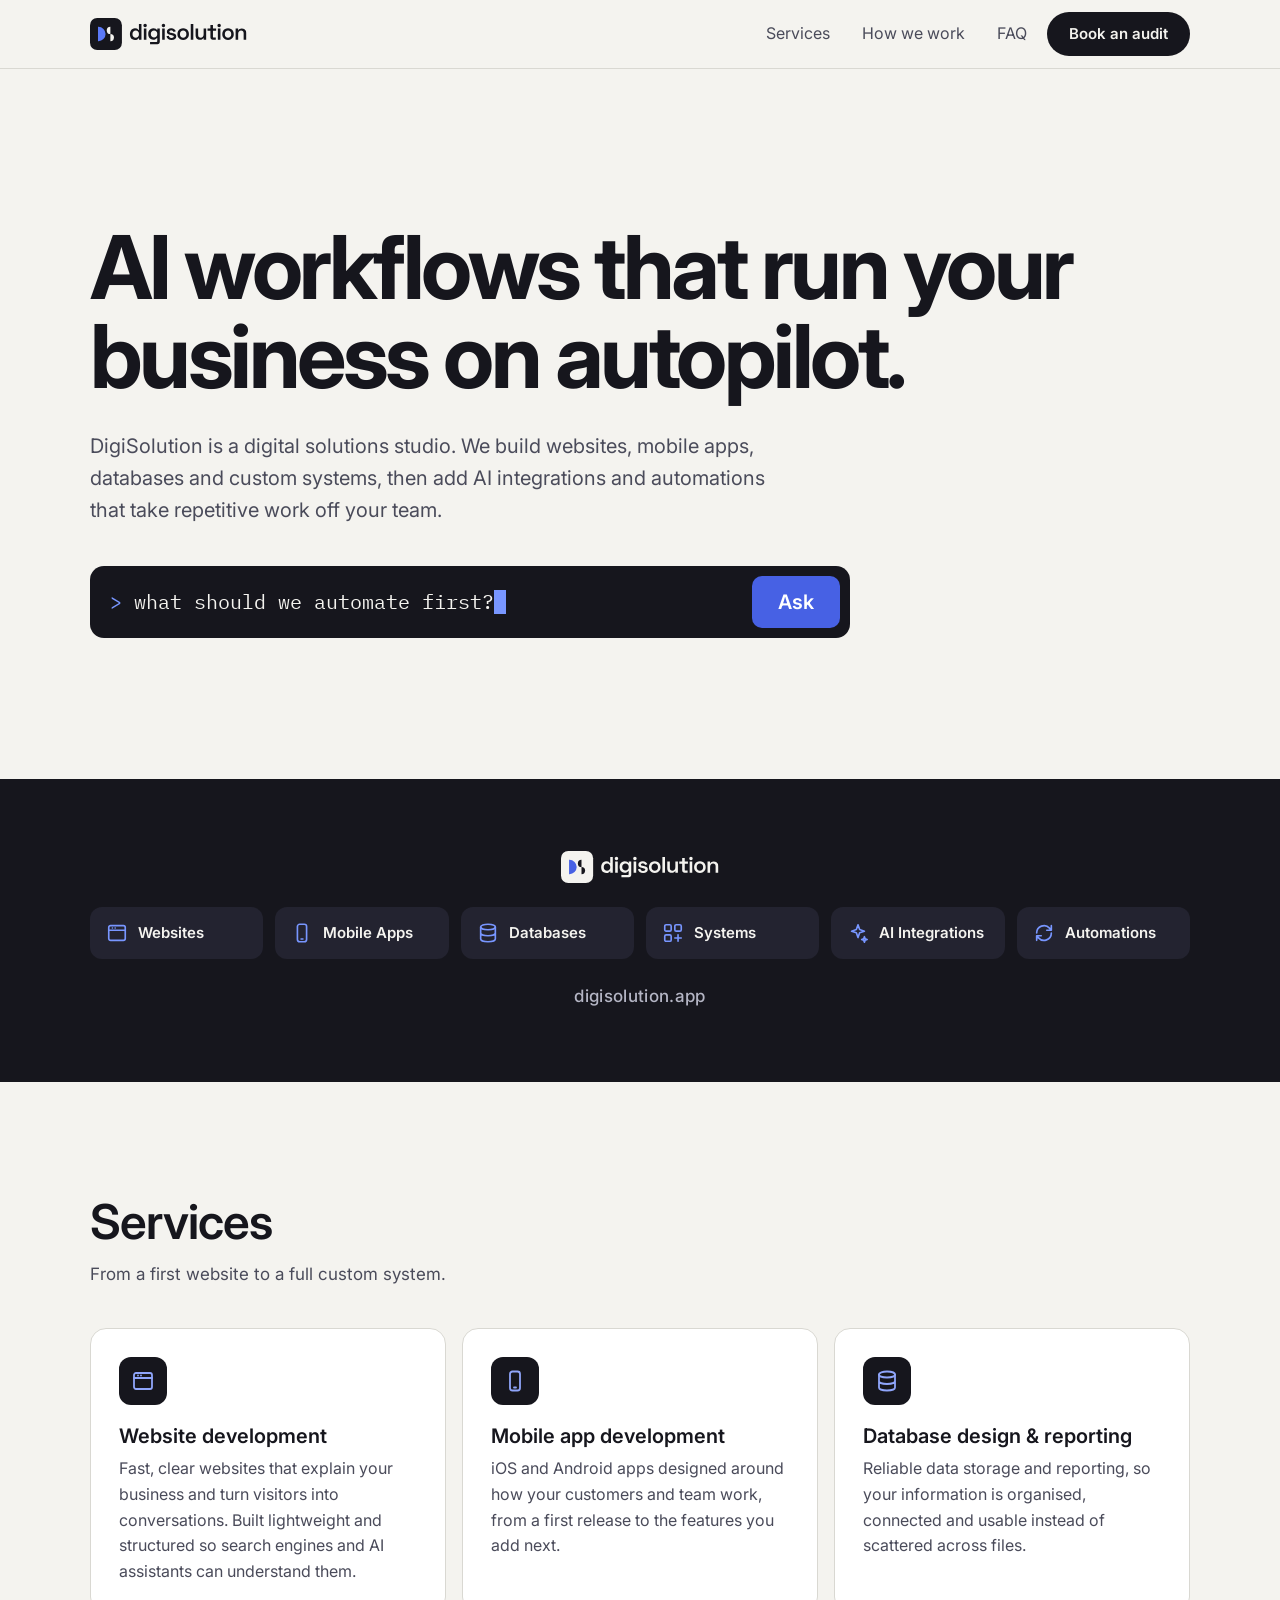
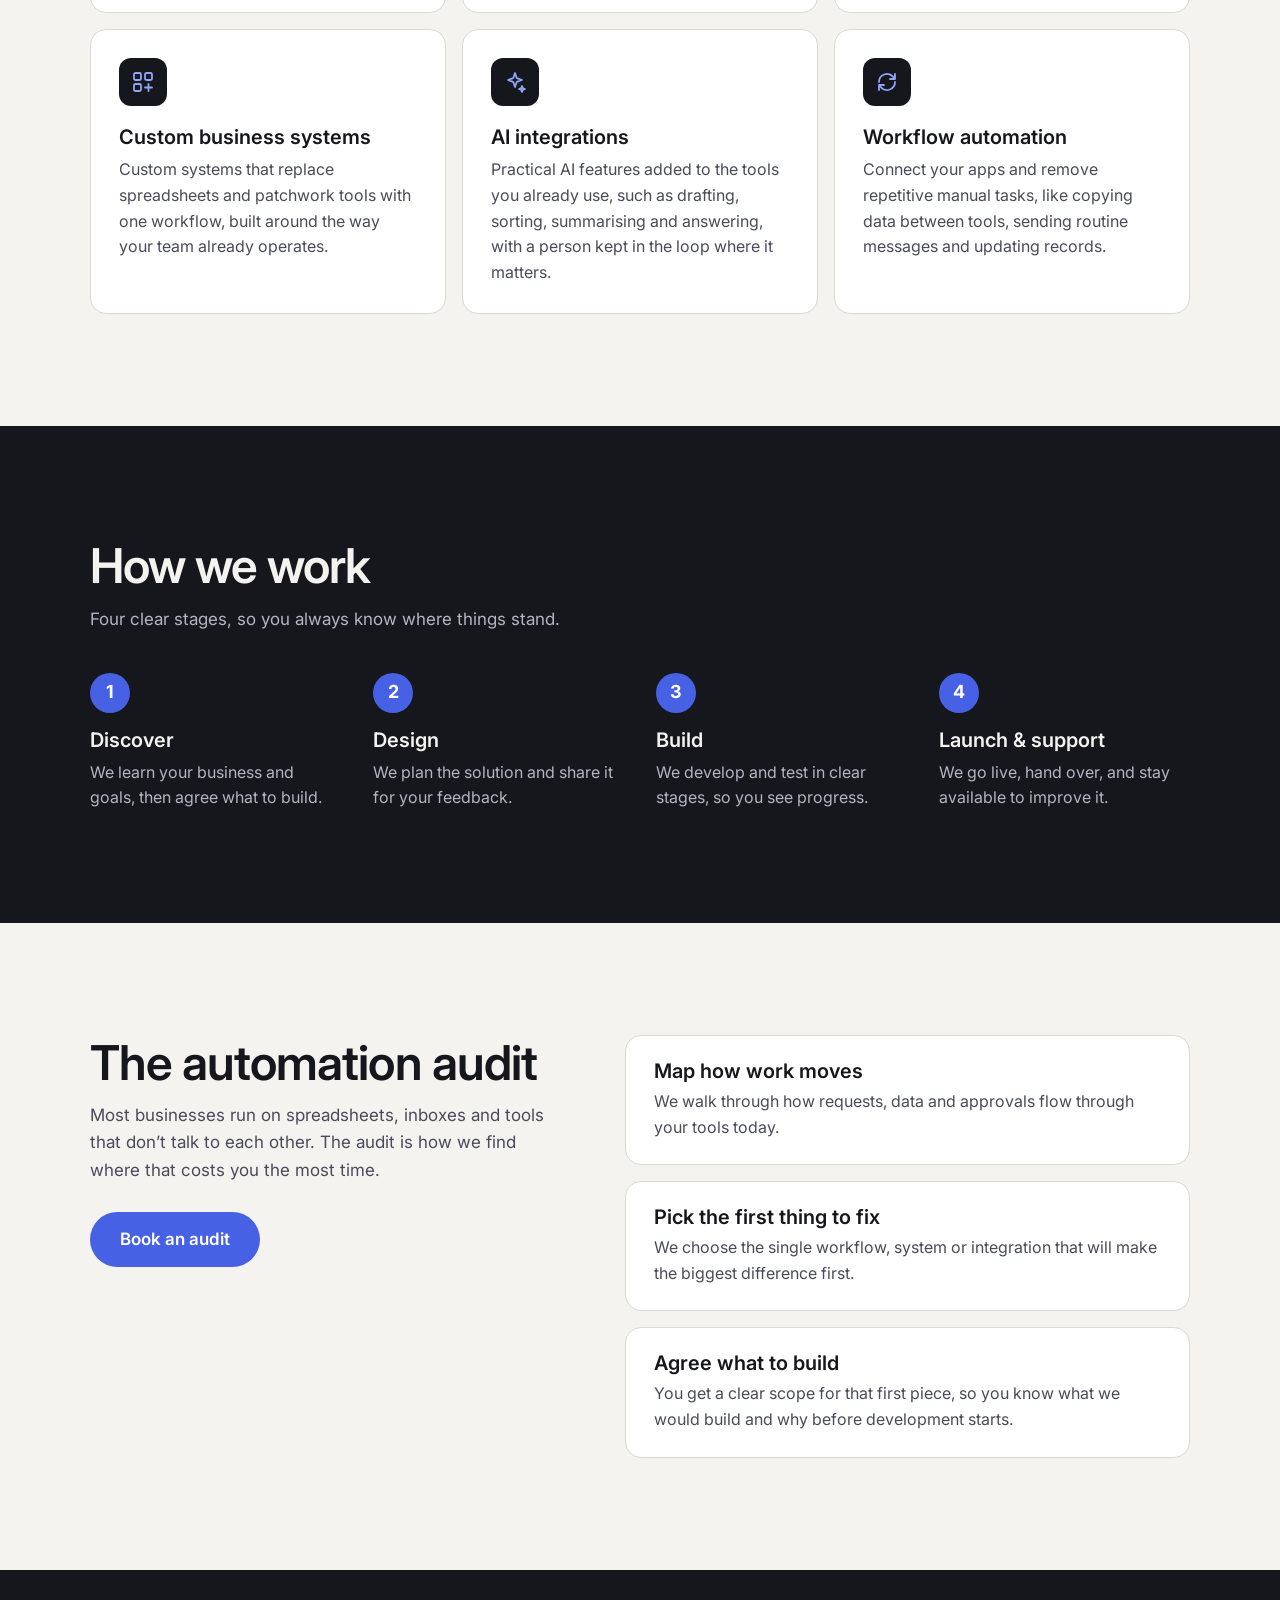
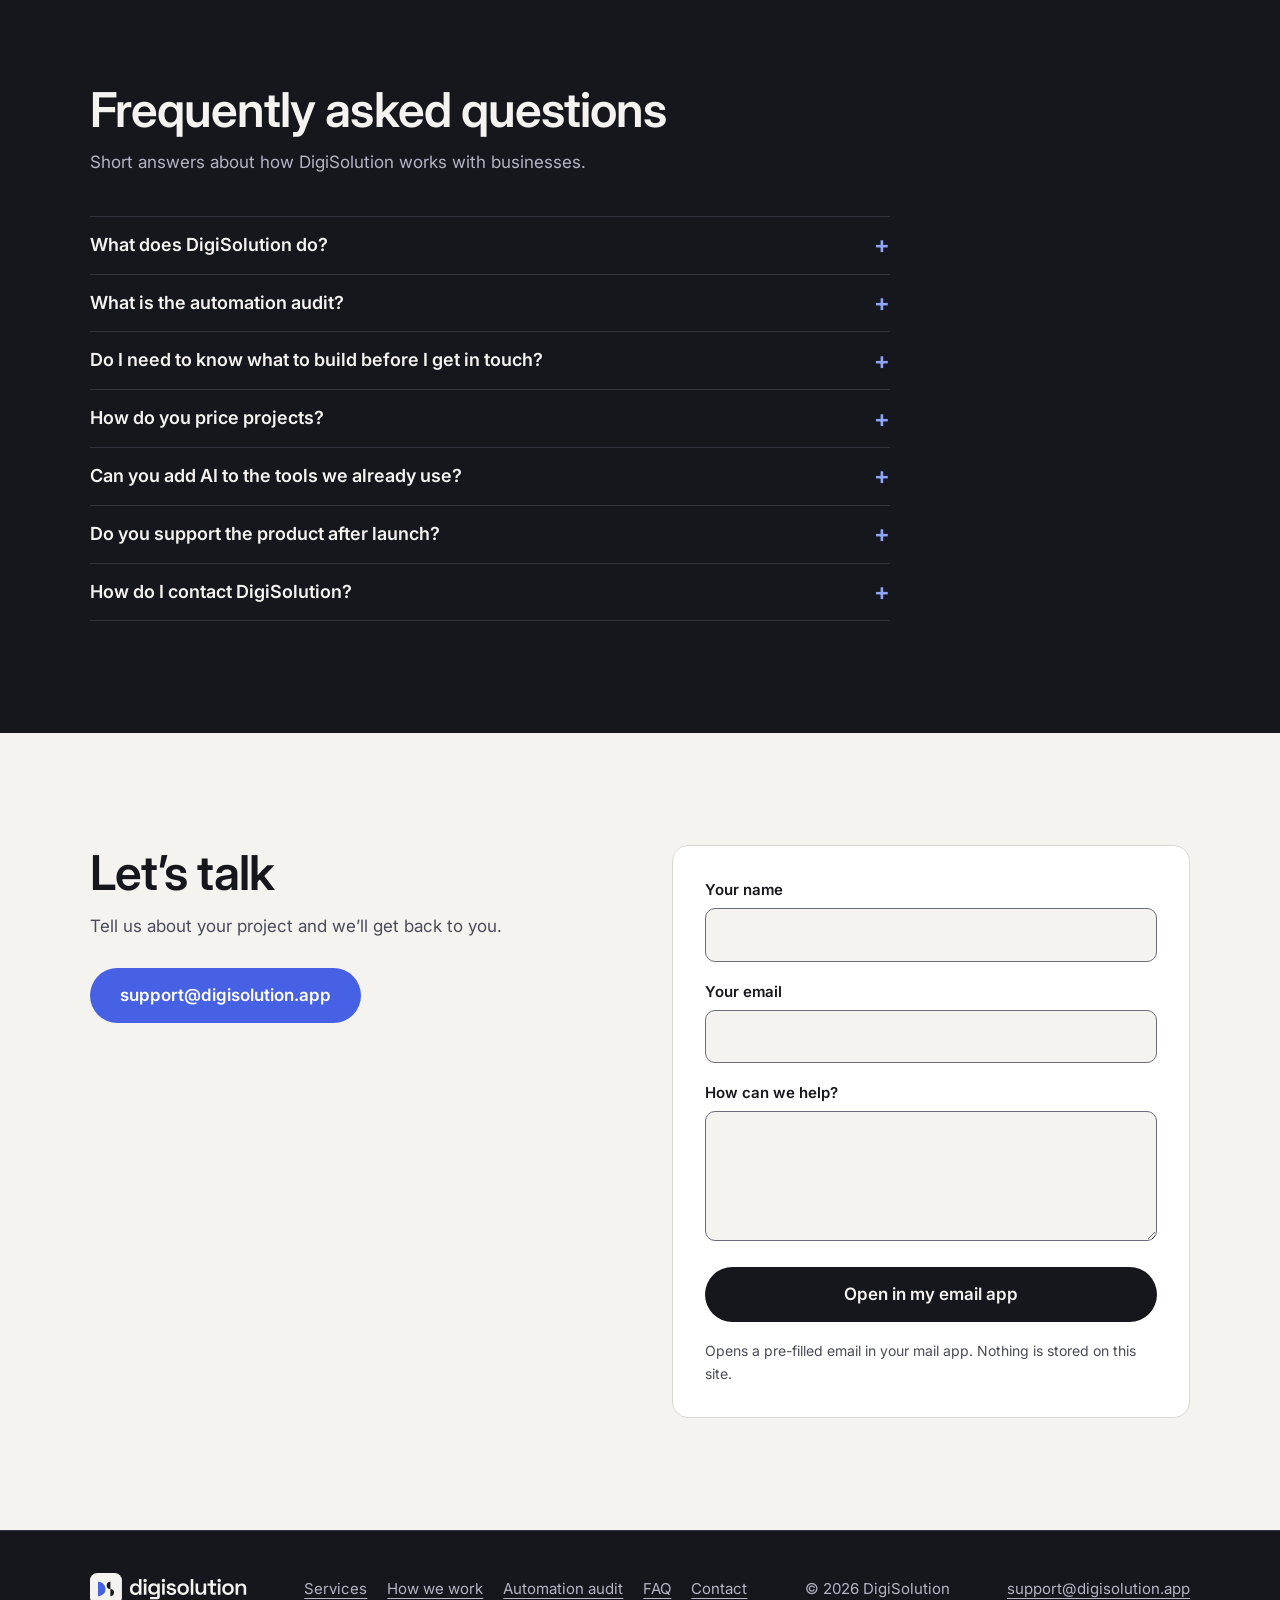
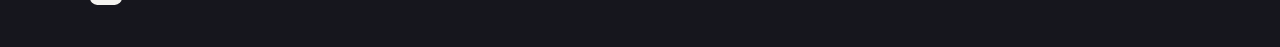
<file: index.html>
<!doctype html>
<html lang="en">
<head>
<meta charset="utf-8">
<meta name="viewport" content="width=device-width, initial-scale=1">
<title>DigiSolution | AI Automation, Websites &amp; Custom Software</title>
<meta name="description" content="DigiSolution builds websites, mobile apps, databases and custom systems, then adds AI integrations and automations that remove repetitive work for your team.">
<meta name="robots" content="index, follow, max-image-preview:large">
<link rel="canonical" href="https://digisolution.app/">
<meta name="theme-color" content="#16161D">
<link rel="icon" href="favicon.svg" type="image/svg+xml">
<link rel="icon" href="assets/icons/favicon-48.png" type="image/png" sizes="48x48">
<link rel="apple-touch-icon" href="assets/icons/apple-touch-icon.png">
<meta property="og:type" content="website">
<meta property="og:locale" content="en_US">
<meta property="og:site_name" content="DigiSolution">
<meta property="og:title" content="DigiSolution | AI automation, websites and custom software">
<meta property="og:description" content="Websites, mobile apps, databases, custom systems, AI integrations and automations for businesses.">
<meta property="og:url" content="https://digisolution.app/">
<meta property="og:image" content="https://digisolution.app/assets/og-image.png">
<meta property="og:image:width" content="1200">
<meta property="og:image:height" content="630">
<meta property="og:image:alt" content="DigiSolution: AI workflows that run your business on autopilot">
<meta name="twitter:card" content="summary_large_image">
<meta name="twitter:title" content="DigiSolution | AI automation, websites and custom software">
<meta name="twitter:description" content="Websites, mobile apps, databases, custom systems, AI integrations and automations for businesses.">
<meta name="twitter:image" content="https://digisolution.app/assets/og-image.png">
<meta name="twitter:image:alt" content="DigiSolution: AI workflows that run your business on autopilot">
<link rel="preconnect" href="https://fonts.googleapis.com">
<link rel="preconnect" href="https://fonts.gstatic.com" crossorigin>
<link rel="stylesheet" href="https://fonts.googleapis.com/css2?family=IBM+Plex+Mono:wght@400&family=Inter:wght@400;500;600;700&display=swap">
<link rel="stylesheet" href="assets/css/style.css">
<script type="application/ld+json">
{
  "@context": "https://schema.org",
  "@graph": [
    {
      "@type": "Organization",
      "@id": "https://digisolution.app/#organization",
      "name": "DigiSolution",
      "url": "https://digisolution.app/",
      "logo": {"@type": "ImageObject", "url": "https://digisolution.app/assets/logos/digisolution-symbol.svg", "width": 512, "height": 512},
      "image": "https://digisolution.app/assets/og-image.png",
      "email": "support@digisolution.app",
      "description": "DigiSolution builds websites, mobile apps, databases, custom systems, AI integrations and automations for businesses.",
      "contactPoint": {"@type": "ContactPoint", "contactType": "customer support", "email": "support@digisolution.app", "availableLanguage": "English"}
    },
    {
      "@type": "WebSite",
      "@id": "https://digisolution.app/#website",
      "url": "https://digisolution.app/",
      "name": "DigiSolution",
      "inLanguage": "en",
      "publisher": {"@id": "https://digisolution.app/#organization"}
    },
    {
      "@type": "WebPage",
      "@id": "https://digisolution.app/#webpage",
      "url": "https://digisolution.app/",
      "name": "DigiSolution | AI Automation, Websites & Custom Software",
      "isPartOf": {"@id": "https://digisolution.app/#website"},
      "about": {"@id": "https://digisolution.app/#organization"},
      "primaryImageOfPage": {"@type": "ImageObject", "url": "https://digisolution.app/assets/og-image.png", "width": 1200, "height": 630},
      "inLanguage": "en"
    },
    {
      "@type": "ProfessionalService",
      "@id": "https://digisolution.app/#service",
      "name": "DigiSolution",
      "url": "https://digisolution.app/",
      "image": "https://digisolution.app/assets/og-image.png",
      "email": "support@digisolution.app",
      "parent": {"@id": "https://digisolution.app/#organization"},
      "areaServed": "Worldwide",
      "serviceType": ["Website development", "Mobile app development", "Database design", "Custom business systems", "AI integration", "Workflow automation"],
      "hasOfferCatalog": {
        "@type": "OfferCatalog",
        "name": "DigiSolution services",
        "itemListElement": [
          {"@type": "Offer", "itemOffered": {"@type": "Service", "name": "Website development", "description": "Fast, clear websites that explain your business and turn visitors into conversations."}},
          {"@type": "Offer", "itemOffered": {"@type": "Service", "name": "Mobile app development", "description": "iOS and Android apps designed around how your customers and team work."}},
          {"@type": "Offer", "itemOffered": {"@type": "Service", "name": "Database design and reporting", "description": "Reliable data storage and reporting so your information is organised and usable."}},
          {"@type": "Offer", "itemOffered": {"@type": "Service", "name": "Custom business systems", "description": "Custom systems that replace spreadsheets and patchwork tools with one workflow."}},
          {"@type": "Offer", "itemOffered": {"@type": "Service", "name": "AI integrations", "description": "Practical AI features added to the tools you already use."}},
          {"@type": "Offer", "itemOffered": {"@type": "Service", "name": "Workflow automation", "description": "Connect your apps and remove repetitive manual tasks."}}
        ]
      }
    },
    {
      "@type": "FAQPage",
      "@id": "https://digisolution.app/#faq",
      "mainEntity": [
        {"@type": "Question", "name": "What does DigiSolution do?", "acceptedAnswer": {"@type": "Answer", "text": "We build websites, mobile apps, databases and custom business systems, and add AI integrations and automations that remove repetitive manual work."}},
        {"@type": "Question", "name": "What is the automation audit?", "acceptedAnswer": {"@type": "Answer", "text": "The audit is a first conversation about your business. We look at how work moves through your tools today and identify the best first thing to automate or build, so you know what we would do first and why."}},
        {"@type": "Question", "name": "Do I need to know what to build before I get in touch?", "acceptedAnswer": {"@type": "Answer", "text": "No. Many projects start with a problem such as too many spreadsheets or too much copy-pasting between tools. In the Discover stage we work out the right solution with you and agree what to build."}},
        {"@type": "Question", "name": "How do you price projects?", "acceptedAnswer": {"@type": "Answer", "text": "Every project is scoped individually. We agree what to build during Discover, so the scope is clear before development starts."}},
        {"@type": "Question", "name": "Can you add AI to the tools we already use?", "acceptedAnswer": {"@type": "Answer", "text": "Yes. AI integrations are added to your existing tools and workflows rather than replacing them, so your team keeps working in a familiar way wherever that makes sense."}},
        {"@type": "Question", "name": "Do you support the product after launch?", "acceptedAnswer": {"@type": "Answer", "text": "Yes. After launch we hand over and stay available to improve and extend what we built."}},
        {"@type": "Question", "name": "How do I contact DigiSolution?", "acceptedAnswer": {"@type": "Answer", "text": "Email support@digisolution.app or use the contact form below and tell us about your project."}}
      ]
    }
  ]
}
</script>
</head>
<body>
<a class="skip" href="#main">Skip to content</a>
<header class="site-header t-paper">
  <div class="wrap nav">
    <a class="brand" href="#top" aria-label="DigiSolution home"><img src="assets/logos/digisolution-lockup.svg" alt="DigiSolution" width="157" height="32"></a>
    <nav aria-label="Main"><ul class="nav-links">
      <li><a class="nl" href="#services">Services</a></li>
      <li><a class="nl" href="#process">How we work</a></li>
      <li><a class="nl" href="#faq">FAQ</a></li>
      <li><a class="btn btn-dark btn-sm" href="#contact">Book an audit</a></li>
    </ul></nav>
  </div>
</header>
<main id="main">
  <section class="hero t-paper" id="top" aria-labelledby="hero-h">
    <div class="wrap">
      <h1 id="hero-h">AI workflows that run your business on autopilot.</h1>
      <p class="sub">DigiSolution is a digital solutions studio. We build websites, mobile apps, databases and custom systems, then add AI integrations and automations that take repetitive work off your team.</p>
      <form class="prompt" action="mailto:support@digisolution.app" method="get" id="prompt-form">
        <input type="hidden" name="subject" value="New project enquiry">
        <label class="sr" for="prompt-input">What should we automate first?</label>
        <span class="chev" aria-hidden="true">&gt;</span>
        <span class="field"><input id="prompt-input" name="body" type="text" placeholder="what should we automate first?" autocomplete="off" required><span class="cursor" aria-hidden="true"></span></span>
        <button class="btn btn-ask" type="submit">Ask</button>
      </form>
    </div>
  </section>

  <section class="band t-dark" aria-label="What we build">
    <div class="wrap loop" aria-hidden="true">
      <img class="loop-logo" src="assets/logos/digisolution-lockup-reversed.svg" alt="" width="157" height="32">
      <ul class="loop-tiles"><li style="--i:0"><svg aria-hidden="true" viewBox="0 0 24 24" fill="none" stroke="currentColor" stroke-width="1.8" stroke-linecap="round" stroke-linejoin="round"><rect x="3" y="4" width="18" height="16" rx="2"/><path d="M3 9h18M7 6.5h.01M10 6.5h.01"/></svg><span>Websites</span></li><li style="--i:1"><svg aria-hidden="true" viewBox="0 0 24 24" fill="none" stroke="currentColor" stroke-width="1.8" stroke-linecap="round" stroke-linejoin="round"><rect x="7" y="2.5" width="10" height="19" rx="2.5"/><path d="M11 18.5h2"/></svg><span>Mobile Apps</span></li><li style="--i:2"><svg aria-hidden="true" viewBox="0 0 24 24" fill="none" stroke="currentColor" stroke-width="1.8" stroke-linecap="round" stroke-linejoin="round"><ellipse cx="12" cy="5.5" rx="8" ry="3"/><path d="M4 5.5v13c0 1.7 3.6 3 8 3s8-1.3 8-3v-13M4 12c0 1.7 3.6 3 8 3s8-1.3 8-3"/></svg><span>Databases</span></li><li style="--i:3"><svg aria-hidden="true" viewBox="0 0 24 24" fill="none" stroke="currentColor" stroke-width="1.8" stroke-linecap="round" stroke-linejoin="round"><rect x="3" y="3" width="7" height="7" rx="1.5"/><rect x="14" y="3" width="7" height="7" rx="1.5"/><rect x="3" y="14" width="7" height="7" rx="1.5"/><path d="M14 17.5h7M17.5 14v7"/></svg><span>Systems</span></li><li style="--i:4"><svg aria-hidden="true" viewBox="0 0 24 24" fill="none" stroke="currentColor" stroke-width="1.8" stroke-linecap="round" stroke-linejoin="round"><path d="M12 3l1.8 5.2L19 10l-5.2 1.8L12 17l-1.8-5.2L5 10l5.2-1.8zM19 16l.8 2.2L22 19l-2.2.8L19 22l-.8-2.2L16 19l2.2-.8z"/></svg><span>AI Integrations</span></li><li style="--i:5"><svg aria-hidden="true" viewBox="0 0 24 24" fill="none" stroke="currentColor" stroke-width="1.8" stroke-linecap="round" stroke-linejoin="round"><path d="M4 12a8 8 0 0 1 14-5.3L20 9M20 4v5h-5M20 12a8 8 0 0 1-14 5.3L4 15M4 20v-5h5"/></svg><span>Automations</span></li></ul>
      <p class="loop-url">digisolution.app</p>
    </div>
  </section>

  <section class="t-paper" id="services" aria-labelledby="services-h">
    <div class="wrap">
      <h2 id="services-h">Services</h2>
      <p class="section-sub">From a first website to a full custom system.</p>
      <ul class="grid">
        <li class="card"><div class="icon" aria-hidden="true"><svg viewBox="0 0 24 24" fill="none" stroke="currentColor" stroke-width="1.8" stroke-linecap="round" stroke-linejoin="round"><rect x="3" y="4" width="18" height="16" rx="2"/><path d="M3 9h18M7 6.5h.01M10 6.5h.01"/></svg></div><h3>Website development</h3><p>Fast, clear websites that explain your business and turn visitors into conversations. Built lightweight and structured so search engines and AI assistants can understand them.</p></li>
        <li class="card"><div class="icon" aria-hidden="true"><svg viewBox="0 0 24 24" fill="none" stroke="currentColor" stroke-width="1.8" stroke-linecap="round" stroke-linejoin="round"><rect x="7" y="2.5" width="10" height="19" rx="2.5"/><path d="M11 18.5h2"/></svg></div><h3>Mobile app development</h3><p>iOS and Android apps designed around how your customers and team work, from a first release to the features you add next.</p></li>
        <li class="card"><div class="icon" aria-hidden="true"><svg viewBox="0 0 24 24" fill="none" stroke="currentColor" stroke-width="1.8" stroke-linecap="round" stroke-linejoin="round"><ellipse cx="12" cy="5.5" rx="8" ry="3"/><path d="M4 5.5v13c0 1.7 3.6 3 8 3s8-1.3 8-3v-13M4 12c0 1.7 3.6 3 8 3s8-1.3 8-3"/></svg></div><h3>Database design &amp; reporting</h3><p>Reliable data storage and reporting, so your information is organised, connected and usable instead of scattered across files.</p></li>
        <li class="card"><div class="icon" aria-hidden="true"><svg viewBox="0 0 24 24" fill="none" stroke="currentColor" stroke-width="1.8" stroke-linecap="round" stroke-linejoin="round"><rect x="3" y="3" width="7" height="7" rx="1.5"/><rect x="14" y="3" width="7" height="7" rx="1.5"/><rect x="3" y="14" width="7" height="7" rx="1.5"/><path d="M14 17.5h7M17.5 14v7"/></svg></div><h3>Custom business systems</h3><p>Custom systems that replace spreadsheets and patchwork tools with one workflow, built around the way your team already operates.</p></li>
        <li class="card"><div class="icon" aria-hidden="true"><svg viewBox="0 0 24 24" fill="none" stroke="currentColor" stroke-width="1.8" stroke-linecap="round" stroke-linejoin="round"><path d="M12 3l1.8 5.2L19 10l-5.2 1.8L12 17l-1.8-5.2L5 10l5.2-1.8zM19 16l.8 2.2L22 19l-2.2.8L19 22l-.8-2.2L16 19l2.2-.8z"/></svg></div><h3>AI integrations</h3><p>Practical AI features added to the tools you already use, such as drafting, sorting, summarising and answering, with a person kept in the loop where it matters.</p></li>
        <li class="card"><div class="icon" aria-hidden="true"><svg viewBox="0 0 24 24" fill="none" stroke="currentColor" stroke-width="1.8" stroke-linecap="round" stroke-linejoin="round"><path d="M4 12a8 8 0 0 1 14-5.3L20 9M20 4v5h-5M20 12a8 8 0 0 1-14 5.3L4 15M4 20v-5h5"/></svg></div><h3>Workflow automation</h3><p>Connect your apps and remove repetitive manual tasks, like copying data between tools, sending routine messages and updating records.</p></li>
      </ul>
    </div>
  </section>

  <section class="t-dark" id="process" aria-labelledby="process-h">
    <div class="wrap">
      <h2 id="process-h">How we work</h2>
      <p class="section-sub">Four clear stages, so you always know where things stand.</p>
      <ol class="steps">
        <li class="step"><span class="step-n" aria-hidden="true">1</span><h3>Discover</h3><p>We learn your business and goals, then agree what to build.</p></li>
        <li class="step"><span class="step-n" aria-hidden="true">2</span><h3>Design</h3><p>We plan the solution and share it for your feedback.</p></li>
        <li class="step"><span class="step-n" aria-hidden="true">3</span><h3>Build</h3><p>We develop and test in clear stages, so you see progress.</p></li>
        <li class="step"><span class="step-n" aria-hidden="true">4</span><h3>Launch &amp; support</h3><p>We go live, hand over, and stay available to improve it.</p></li>
      </ol>
    </div>
  </section>

  <section class="t-paper" id="audit" aria-labelledby="audit-h">
    <div class="wrap audit-grid">
      <div>
        <h2 id="audit-h">The automation audit</h2>
        <p class="section-sub">Most businesses run on spreadsheets, inboxes and tools that don&rsquo;t talk to each other. The audit is how we find where that costs you the most time.</p>
        <a class="btn btn-primary" href="#contact">Book an audit</a>
      </div>
      <ul class="checks">
        <li><h3>Map how work moves</h3><p>We walk through how requests, data and approvals flow through your tools today.</p></li>
        <li><h3>Pick the first thing to fix</h3><p>We choose the single workflow, system or integration that will make the biggest difference first.</p></li>
        <li><h3>Agree what to build</h3><p>You get a clear scope for that first piece, so you know what we would build and why before development starts.</p></li>
      </ul>
    </div>
  </section>

  <section class="t-dark" id="faq" aria-labelledby="faq-h">
    <div class="wrap faq">
      <h2 id="faq-h">Frequently asked questions</h2>
      <p class="section-sub">Short answers about how DigiSolution works with businesses.</p>
      <div class="faq-list">
        <details><summary>What does DigiSolution do?</summary><p>We build websites, mobile apps, databases and custom business systems, and add AI integrations and automations that remove repetitive manual work.</p></details>
        <details><summary>What is the automation audit?</summary><p>The audit is a first conversation about your business. We look at how work moves through your tools today and identify the best first thing to automate or build, so you know what we would do first and why.</p></details>
        <details><summary>Do I need to know what to build before I get in touch?</summary><p>No. Many projects start with a problem such as too many spreadsheets or too much copy-pasting between tools. In the Discover stage we work out the right solution with you and agree what to build.</p></details>
        <details><summary>How do you price projects?</summary><p>Every project is scoped individually. We agree what to build during Discover, so the scope is clear before development starts.</p></details>
        <details><summary>Can you add AI to the tools we already use?</summary><p>Yes. AI integrations are added to your existing tools and workflows rather than replacing them, so your team keeps working in a familiar way wherever that makes sense.</p></details>
        <details><summary>Do you support the product after launch?</summary><p>Yes. After launch we hand over and stay available to improve and extend what we built.</p></details>
        <details><summary>How do I contact DigiSolution?</summary><p>Email <a href="mailto:support@digisolution.app">support@digisolution.app</a> or use the contact form below and tell us about your project.</p></details>
      </div>
    </div>
  </section>

  <section class="t-paper contact" id="contact" aria-labelledby="contact-h">
    <div class="wrap contact-grid">
      <div>
        <h2 id="contact-h">Let&rsquo;s talk</h2>
        <p class="section-sub">Tell us about your project and we&rsquo;ll get back to you.</p>
        <a class="btn btn-primary" href="mailto:support@digisolution.app">support@digisolution.app</a>
      </div>
      <form id="contact-form" action="mailto:support@digisolution.app" method="post" enctype="text/plain">
        <div><label for="name">Your name</label><input id="name" name="name" type="text" autocomplete="name" required></div>
        <div><label for="email">Your email</label><input id="email" name="email" type="email" autocomplete="email" required></div>
        <div><label for="message">How can we help?</label><textarea id="message" name="message" required></textarea></div>
        <button class="btn btn-dark" type="submit">Open in my email app</button>
        <p class="form-note">Opens a pre-filled email in your mail app. Nothing is stored on this site.</p>
      </form>
    </div>
  </section>
</main>
<footer class="t-dark site-footer">
  <div class="wrap foot">
    <img src="assets/logos/digisolution-lockup-reversed.svg" alt="DigiSolution" width="157" height="32">
    <nav aria-label="Footer"><ul class="foot-links">
      <li><a href="#services">Services</a></li>
      <li><a href="#process">How we work</a></li>
      <li><a href="#audit">Automation audit</a></li>
      <li><a href="#faq">FAQ</a></li>
      <li><a href="#contact">Contact</a></li>
    </ul></nav>
    <p>&copy; 2026 DigiSolution</p>
    <a href="mailto:support@digisolution.app">support@digisolution.app</a>
  </div>
</footer>
<script src="assets/js/main.js" defer></script>
</body>
</html>
</file>
<file: assets/css/style.css>
/* Palette (brand): ink, indigo, blue, paper. Everything else is a derived step. */
:root {
  --ink: #16161D; --indigo: #5B79F7; --blue: #4761E4; --indigo-light: #7896FF; --paper: #F4F3EF;
  --ink-2: #1D1D27;          /* raised surface on ink */
  --indigo-300: #8FA5FA;     /* accent text/icons on ink */
  --blue-700: #3A52CC;       /* accent text on paper */
  --white: #FFFFFF;
  --grey-on-ink: #B4B5C4;    /* secondary text on ink */
  --grey-on-paper: #4A4B5A;  /* secondary text on paper */
  --field-border: #6B6C7A;   /* input outline on paper/white, >=3:1 */
  --hairline-ink: #34343F; --hairline-paper: #D9D8D2;
  --tile-ink: #232330;
  --mono: "IBM Plex Mono", ui-monospace, "SF Mono", Menlo, Consolas, monospace;
  --font: "Inter", system-ui, -apple-system, "Segoe UI", Roboto, Helvetica, Arial, sans-serif;
  --max: 1100px; --header-h: 68px; --dur: .18s;
}
/* Semantic tokens per theme */
:root, .t-dark {
  --bg: var(--ink); --text: var(--paper); --muted: var(--grey-on-ink); --line: var(--hairline-ink);
  --surface: var(--ink-2); --accent: var(--indigo); --accent-text: var(--indigo-300); --focus: var(--indigo-300);
  --btn-bg: var(--indigo); --btn-fg: var(--ink); --btn-hover-bg: var(--paper); --btn-hover-fg: var(--ink);
  --link-hover: var(--paper);
}
.t-paper {
  --bg: var(--paper); --text: var(--ink); --muted: var(--grey-on-paper); --line: var(--hairline-paper);
  --surface: var(--white); --accent: var(--blue); --accent-text: var(--blue-700); --focus: var(--blue);
  --btn-bg: var(--blue); --btn-fg: var(--white); --btn-hover-bg: var(--ink); --btn-hover-fg: var(--paper);
  --link-hover: var(--ink);
}

*, *::before, *::after { box-sizing: border-box; }
html { scroll-padding-top: calc(var(--header-h) + 8px); -webkit-text-size-adjust: 100%; }
body { margin: 0; background: var(--ink); color: var(--paper); font-family: var(--font); font-size: 1.0625rem; line-height: 1.6; overflow-x: clip; }
img, svg, canvas { display: block; max-width: 100%; }
h1, h2, h3 { margin: 0; font-weight: 600; line-height: 1.15; }
h1 { font-size: clamp(2.5rem, 6.4vw, 4.5rem); font-weight: 700; letter-spacing: -.03em; line-height: 1.05; }
h2 { font-size: clamp(2rem, 4.4vw, 3rem); letter-spacing: -.02em; }
h3 { font-size: 1.25rem; }
p { margin: 0; }
:focus-visible { outline: 3px solid var(--focus); outline-offset: 3px; border-radius: 6px; }
.wrap { width: min(100% - 32px, var(--max)); margin-inline: auto; }
@media (min-width: 768px) { .wrap { width: min(100% - 64px, var(--max)); } }
.skip { position: absolute; left: 16px; top: -80px; background: var(--paper); color: var(--ink); padding: 12px 18px; border-radius: 10px; z-index: 100; font-weight: 700; }
.skip:focus { top: 12px; }
section { padding: clamp(64px, 9vw, 112px) 0; background: var(--bg); color: var(--text); }
.section-sub { margin-top: 12px; color: var(--muted); max-width: 52ch; }

/* Buttons */
.btn { display: inline-flex; align-items: center; justify-content: center; min-height: 48px; padding: 12px 28px; border-radius: 999px; font: inherit; font-weight: 600; text-decoration: none; border: 2px solid transparent; cursor: pointer; transition: background-color var(--dur), color var(--dur), border-color var(--dur); }
.btn-sm { min-height: 44px; padding: 8px 20px; font-size: .9375rem; }
.btn-primary { background: var(--btn-bg); color: var(--btn-fg); }
.btn-primary:hover { background: var(--btn-hover-bg); color: var(--btn-hover-fg); }
.btn-dark { background: var(--ink); color: var(--paper); }
.btn-dark:hover { background: var(--blue-700); }

/* Header */
.site-header { position: sticky; top: 0; z-index: 50; background: var(--bg); border-bottom: 1px solid var(--line); }
.nav { display: flex; align-items: center; justify-content: space-between; gap: 12px; height: var(--header-h); }
.brand { display: inline-flex; align-items: center; min-height: 44px; }
.brand img { height: 32px; width: auto; }
.nav-links { display: flex; align-items: center; gap: 8px; list-style: none; margin: 0; padding: 0; }
.nl { display: inline-flex; align-items: center; min-height: 44px; padding: 0 12px; color: var(--muted); text-decoration: none; font-size: 1rem; transition: color var(--dur); }
.nl:hover { color: var(--text); }
@media (max-width: 640px) { .nl { display: none; } .brand img { height: 28px; } }

/* Hero (paper, no imagery) */
.hero { padding-top: clamp(72px, 12vw, 160px); padding-bottom: clamp(72px, 11vw, 144px); }
.hero h1 { font-size: clamp(2.5rem, 7.2vw, 5.5rem); font-weight: 700; letter-spacing: -.04em; line-height: 1.02; max-width: 18ch; }
.hero .sub { margin-top: 28px; font-size: clamp(1.0625rem, 2vw, 1.25rem); color: var(--muted); max-width: 52ch; }

/* Prompt bar (IBM Plex Mono for this device only) */
.sr { position: absolute; width: 1px; height: 1px; overflow: hidden; clip-path: inset(50%); white-space: nowrap; }
.prompt { display: flex; align-items: center; gap: 8px; margin-top: 40px; max-width: 760px; padding: 10px 10px 10px 20px; border: 0; background: var(--ink); border-radius: 14px; color: var(--paper); font-family: var(--mono); font-size: clamp(.9375rem, 2.4vw, 1.25rem); }
.chev { color: var(--indigo-light); flex: none; }
.field { position: relative; flex: 1; min-width: 0; display: block; }
.prompt input { width: 100%; min-height: 48px; padding: 0 4px; border: 0; border-radius: 8px; background: transparent; color: var(--paper); font: inherit; caret-color: var(--indigo-light); }
.prompt input::placeholder { color: var(--paper); opacity: 1; }
.prompt input:focus-visible { outline: 3px solid var(--indigo-light); outline-offset: 0; border-color: transparent; }
.cursor { position: absolute; top: 50%; left: calc(4px + 30ch); width: .6em; height: 1.2em; margin-top: -.6em; background: var(--indigo-light); pointer-events: none; animation: blink 1s steps(1) infinite; }
.prompt input:focus ~ .cursor, .prompt input:not(:placeholder-shown) ~ .cursor { display: none; }
@keyframes blink { 50% { opacity: 0; } }
.btn-ask { background: var(--blue); color: var(--white); font-family: var(--font); flex: none; min-height: 48px; padding: 8px 24px; border-radius: 10px; }
.btn-ask:hover { background: var(--indigo-light); color: var(--ink); }
.btn-ask:focus-visible { outline-color: var(--indigo-light); }
@media (max-width: 420px) { .cursor { display: none; } .prompt { padding-left: 12px; gap: 4px; font-size: .8125rem; } .btn-ask { padding: 8px 18px; } }

/* Band */
.band { padding: clamp(40px, 6vw, 72px) 0; }
/* Brand loop: calm 9s cycle, always on, not scroll-driven. Static complete state under reduced motion. */
.loop { display: grid; justify-items: center; gap: 24px; animation: loop-group 9s ease-in-out infinite; }
.loop-logo { height: 32px; width: auto; }
.loop-tiles { list-style: none; margin: 0; padding: 0; display: grid; grid-template-columns: repeat(2, 1fr); gap: 12px; width: 100%; }
@media (min-width: 640px) { .loop-tiles { grid-template-columns: repeat(3, 1fr); } }
@media (min-width: 1000px) { .loop-tiles { grid-template-columns: repeat(6, 1fr); } }
.loop-tiles li { display: flex; align-items: center; gap: 10px; padding: 14px 16px; border-radius: 12px; background: var(--tile-ink); color: var(--paper); font-weight: 600; font-size: .9375rem; animation: loop-item 9s ease-out infinite; animation-delay: calc(-9s + var(--i) * .3s); }
.loop-tiles svg { width: 22px; height: 22px; flex: none; color: var(--indigo-light); }
.loop-url { color: var(--grey-on-ink); font-weight: 500; letter-spacing: .02em; animation: loop-item 9s ease-out infinite; animation-delay: -6.4s; }
@keyframes loop-group { 0%, 3% { opacity: 0; } 8%, 90% { opacity: 1; } 100% { opacity: 0; } }
@keyframes loop-item { 0% { opacity: 0; transform: translateY(8px); } 10%, 100% { opacity: 1; transform: none; } }
.paused .loop, .paused .loop-tiles li, .paused .loop-url, .paused .cursor { animation-play-state: paused; }
@media (prefers-reduced-motion: reduce) { .loop, .loop-tiles li, .loop-url, .cursor { animation: none; } }

/* Services */
.grid { list-style: none; margin: 40px 0 0; padding: 0; display: grid; gap: 16px; grid-template-columns: 1fr; }
@media (min-width: 640px) { .grid { grid-template-columns: repeat(2, 1fr); } }
@media (min-width: 960px) { .grid { grid-template-columns: repeat(3, 1fr); } }
.card { background: var(--surface); border: 1px solid var(--line); border-radius: 16px; padding: 28px; }
.icon { width: 48px; height: 48px; border-radius: 12px; background: var(--ink); color: var(--indigo-300); display: grid; place-items: center; margin-bottom: 20px; }
.icon svg { width: 24px; height: 24px; }
.card h3 { margin-bottom: 8px; }
.card p { color: var(--muted); font-size: 1rem; }

/* Process */
.steps { list-style: none; margin: 40px 0 0; padding: 0; display: grid; gap: 28px; grid-template-columns: 1fr; }
@media (min-width: 640px) { .steps { grid-template-columns: repeat(2, 1fr); } }
@media (min-width: 960px) { .steps { grid-template-columns: repeat(4, 1fr); gap: 32px; } }
.step-n { display: grid; place-items: center; width: 40px; height: 40px; border-radius: 50%; background: var(--blue); color: var(--white); font-weight: 700; font-size: 1.125rem; margin-bottom: 16px; }
.step h3 { margin-bottom: 8px; }
.step p { color: var(--muted); font-size: 1rem; }

/* Audit */
.audit-grid { display: grid; gap: 40px; grid-template-columns: 1fr; align-items: start; }
@media (min-width: 900px) { .audit-grid { grid-template-columns: 1fr 1.2fr; gap: 64px; } }
#audit .btn { margin-top: 28px; }
.checks { list-style: none; margin: 0; padding: 0; display: grid; gap: 16px; }
.checks li { background: var(--surface); border: 1px solid var(--line); border-radius: 16px; padding: 24px 28px; }
.checks h3 { margin-bottom: 6px; }
.checks p { color: var(--muted); font-size: 1rem; }

/* FAQ */
.faq-list { margin-top: 40px; max-width: 800px; border-top: 1px solid var(--line); }
.faq-list details { border-bottom: 1px solid var(--line); }
.faq-list summary { display: flex; align-items: center; justify-content: space-between; gap: 16px; min-height: 56px; padding: 14px 0; font-weight: 600; font-size: 1.125rem; cursor: pointer; list-style: none; }
.faq-list summary::-webkit-details-marker { display: none; }
.faq-list summary::after { content: "+"; flex: none; color: var(--accent-text); font-size: 1.5rem; line-height: 1; }
.faq-list details[open] summary::after { content: "\2212"; }
.faq-list details p { color: var(--muted); padding: 0 0 20px; max-width: 64ch; }
.faq-list details a { color: var(--accent-text); text-underline-offset: 4px; }

/* Contact */
.contact-grid { display: grid; gap: 40px; grid-template-columns: 1fr; align-items: start; }
@media (min-width: 900px) { .contact-grid { grid-template-columns: 1fr 1fr; gap: 64px; } }
.contact .btn { margin-top: 28px; overflow-wrap: anywhere; }
form { display: grid; gap: 18px; background: var(--surface); border: 1px solid var(--line); border-radius: 16px; padding: clamp(20px, 4vw, 32px); color: var(--text); }
#contact-form .btn { margin-top: 0; width: 100%; }
label { display: block; font-weight: 600; font-size: .9375rem; margin-bottom: 6px; }
input, textarea { width: 100%; min-height: 48px; font: inherit; color: var(--ink); background: var(--paper); border: 1.5px solid var(--field-border); border-radius: 10px; padding: 12px 14px; transition: border-color var(--dur); }
input::placeholder, textarea::placeholder { color: var(--grey-on-paper); opacity: 1; }
textarea { min-height: 130px; resize: vertical; }
input:focus-visible, textarea:focus-visible { outline: 3px solid var(--blue); outline-offset: 1px; border-color: var(--blue); }
input:user-invalid, textarea:user-invalid { border-color: var(--blue-700); }
.form-note { font-size: .875rem; color: var(--muted); }

/* Footer */
.site-footer { padding: 36px 0; border-top: 1px solid var(--hairline-ink); }
.foot { display: flex; flex-wrap: wrap; align-items: center; justify-content: space-between; gap: 12px 24px; }
.foot p { color: var(--grey-on-ink); font-size: .9375rem; }
.foot a { display: inline-flex; align-items: center; min-height: 44px; color: var(--grey-on-ink); font-size: .9375rem; text-decoration: underline; text-underline-offset: 4px; transition: color var(--dur); }
.foot a:hover { color: var(--paper); }
.foot-links { display: flex; flex-wrap: wrap; gap: 0 20px; list-style: none; margin: 0; padding: 0; }

@media (prefers-reduced-motion: reduce) { * { transition: none !important; scroll-behavior: auto !important; } }
</file>
